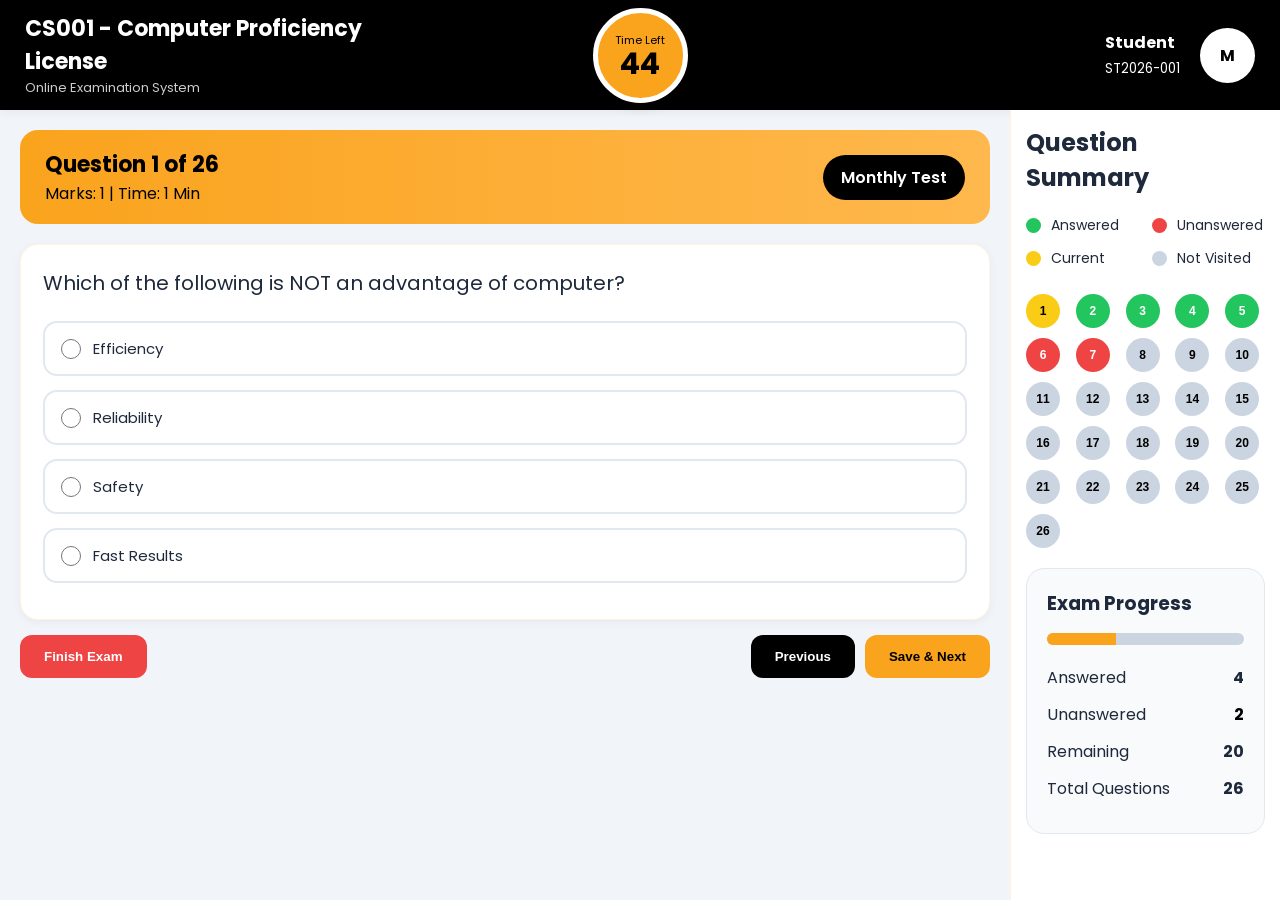
<file: index.html>
<!DOCTYPE html>
<html lang="en">
<head>
<meta charset="UTF-8" />
<meta name="viewport" content="width=device-width, initial-scale=1.0"/>
<title>Online Quiz System</title>

<link rel="preconnect" href="https://fonts.googleapis.com">
<link href="https://fonts.googleapis.com/css2?family=Poppins:wght@300;400;500;600;700&display=swap" rel="stylesheet">
<link rel="stylesheet" href="css/style.css">
</head>

<body class="exam-page">

<!-- HEADER -->

<div class="exam-header">

    <!-- LEFT -->

    <div class="exam-logo">

        <h2>CS001 - Computer Proficiency License</h2>
        <p>Online Examination System</p>

    </div>

    <!-- CENTER TIMER -->

    <div class="timer-wrapper">

        <div class="timer">

            <span>Time Left</span>
            <h1 id="time">45</h1>

        </div>

    </div>

    <!-- RIGHT -->

    <div class="exam-user">

        <div>

            <h4>Student</h4>
            <small>ST2026-001</small>

        </div>

        <div class="profile">
            M
        </div>

    </div>

</div>

<!-- MAIN -->

<div class="exam-container">

    <!-- LEFT SIDE -->

    <div class="exam-main">

        <!-- QUESTION TOP -->

        <div class="question-top">

            <div>

                <h3>Question 1 of 26</h3>
                <p>Marks: 1 | Time: 1 Min</p>

            </div>

            <div class="exam-badge">
                Monthly Test
            </div>

        </div>

        <!-- QUESTION BOX -->

        <div class="question-box">

            <div class="question">

                Which of the following is NOT an advantage of computer?

            </div>

            <!-- OPTIONS -->

            <label class="option">

                <input type="radio" name="q1">
                Efficiency

            </label>

            <label class="option">

                <input type="radio" name="q1">
                Reliability

            </label>

            <label class="option">

                <input type="radio" name="q1">
                Safety

            </label>

            <label class="option">

                <input type="radio" name="q1">
                Fast Results

            </label>

        </div>

        <!-- BUTTONS -->

        <div class="bottom-buttons">

            <button class="btn btn-danger" id="finishExamBtn">
                Finish Exam
            </button>

            <div class="flex gap-10">

                <button class="btn btn-dark">
                    Previous
                </button>

                <button class="btn btn-primary">
                    Save & Next
                </button>

            </div>

        </div>

    </div>

    <!-- SIDEBAR -->

    <div class="exam-sidebar">

        <h2>Question Summary</h2>

        <!-- LEGEND -->

        <div class="legend">

            <div class="legend-item">

                <div class="color green"></div>
                Answered

            </div>

            <div class="legend-item">

                <div class="color red"></div>
                Unanswered

            </div>

            <div class="legend-item">

                <div class="color yellow"></div>
                Current

            </div>

            <div class="legend-item">

                <div class="color gray"></div>
                Not Visited

            </div>

        </div>

        <!-- QUESTION GRID -->

        <div class="question-grid">

            <button class="q-btn current">1</button>

            <button class="q-btn answered">2</button>
            <button class="q-btn answered">3</button>
            <button class="q-btn answered">4</button>
            <button class="q-btn answered">5</button>

            <button class="q-btn unanswered">6</button>
            <button class="q-btn unanswered">7</button>

            <button class="q-btn not-visited">8</button>
            <button class="q-btn not-visited">9</button>
            <button class="q-btn not-visited">10</button>
            <button class="q-btn not-visited">11</button>
            <button class="q-btn not-visited">12</button>
            <button class="q-btn not-visited">13</button>
            <button class="q-btn not-visited">14</button>
            <button class="q-btn not-visited">15</button>
            <button class="q-btn not-visited">16</button>
            <button class="q-btn not-visited">17</button>
            <button class="q-btn not-visited">18</button>
            <button class="q-btn not-visited">19</button>
            <button class="q-btn not-visited">20</button>
            <button class="q-btn not-visited">21</button>
            <button class="q-btn not-visited">22</button>
            <button class="q-btn not-visited">23</button>
            <button class="q-btn not-visited">24</button>
            <button class="q-btn not-visited">25</button>
            <button class="q-btn not-visited">26</button>

        </div>

        <!-- PROGRESS -->

        <div class="progress-box">

            <h3>Exam Progress</h3>

            <div class="progress-bar">
                <div class="progress"></div>
            </div>

            <div class="stats">

                <span>Answered</span>
                <strong class="text-primary">4</strong>

            </div>

            <div class="stats">

                <span>Unanswered</span>
                <strong style="color:var(--secondary-color);">2</strong>

            </div>

            <div class="stats">

                <span>Remaining</span>
                <strong>20</strong>

            </div>

            <div class="stats">

                <span>Total Questions</span>
                <strong>26</strong>
            </div>
        </div>
    </div>
</div>

<div class="finish-modal" id="finishModal">

    <div class="finish-modal-box">

        <div class="finish-modal-header">

            <h2>Finish Examination</h2>

        </div>

        <div class="finish-modal-body">

            <p class="finish-text">

                Please make sure the following before 
                <strong>FINISHING</strong> the exam.

            </p>

            <ul class="finish-list">

                <li>
                    You have attempted maximum number of questions.
                </li>

                <li>
                    All the solved questions have been reviewed carefully.
                </li>

                <li>
                    You have signed the attendance sheet.
                </li>

            </ul>

            <label class="confirm-check">

                <input type="checkbox" id="confirmFinish">

                <span>
                    I have read it carefully, 
                    I still want to finish the Test.
                </span>

            </label>

        </div>

        <div class="finish-modal-footer">

            <button class="btn btn-dark" id="cancelFinish">
                Cancel
            </button>

            <button class="btn btn-danger" id="finalFinishBtn" disabled>
                Finish Exam
            </button>

        </div>

    </div>

</div>

</body>
<script src="https://cdnjs.cloudflare.com/ajax/libs/jquery/3.7.1/jquery.min.js" integrity="sha512-v2CJ7UaYy4JwqLDIrZUI/4hqeoQieOmAZNXBeQyjo21dadnwR+8ZaIJVT8EE2iyI61OV8e6M8PP2/4hpQINQ/g==" crossorigin="anonymous" referrerpolicy="no-referrer"></script>
<script src="js/script.js"></script>

</html>
</file>
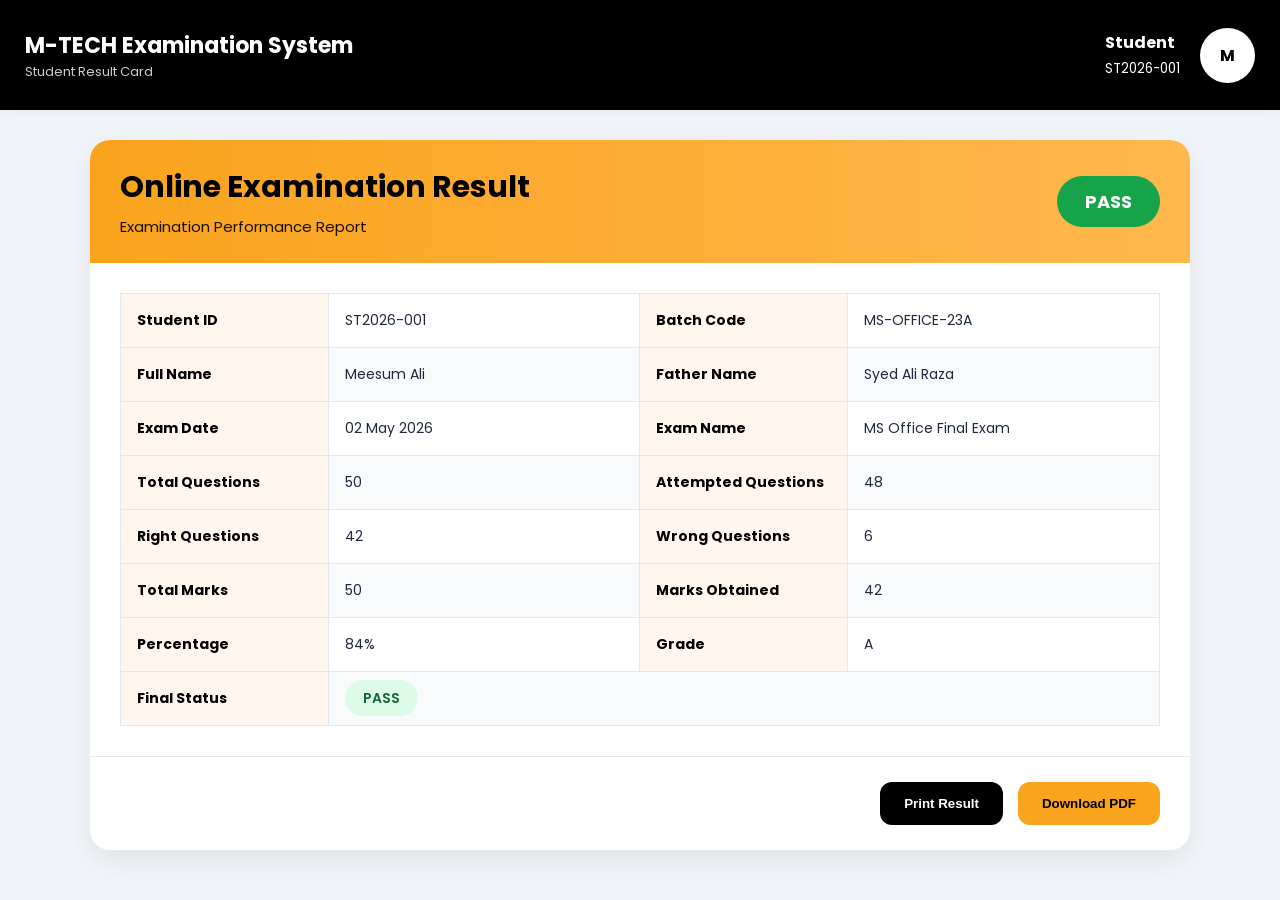
<file: result.html>
<!DOCTYPE html>
<html lang="en">
<head>
<meta charset="UTF-8">
<meta name="viewport" content="width=device-width, initial-scale=1.0">

<title>Exam Result</title>

<link rel="preconnect" href="https://fonts.googleapis.com">
<link href="https://fonts.googleapis.com/css2?family=Poppins:wght@300;400;500;600;700&display=swap" rel="stylesheet">

<link rel="stylesheet" href="css/style.css">

</head>

<body class="exam-page">

<!-- HEADER -->

<div class="exam-header">

    <!-- LEFT -->

    <div class="exam-logo">

        <h2>M-TECH Examination System</h2>
        <p>Student Result Card</p>

    </div>

<!-- CENTER -->

    <div class="flex justify-center items-center">

        

    </div>

    <!-- RIGHT -->

    <div class="exam-user">

        <div>

            <h4>Student</h4>
            <small>ST2026-001</small>

        </div>

        <div class="profile">
            M
        </div>

    </div>

</div>

<!-- RESULT CONTAINER -->

<div class="result-container">

    <!-- RESULT CARD -->

    <div class="result-card">

        <!-- TOP -->

        <div class="result-top">

            <div>

                <h2>Online Examination Result</h2>

                <p>
                    Examination Performance Report
                </p>

            </div>

            <div class="result-badge pass">

                PASS

            </div>

        </div>

        <!-- RESULT TABLE -->

        <div class="result-table-wrapper">

            <table class="result-table">

                <tr>
                    <th>Student ID</th>
                    <td>ST2026-001</td>

                    <th>Batch Code</th>
                    <td>MS-OFFICE-23A</td>
                </tr>

                <tr>
                    <th>Full Name</th>
                    <td>Meesum Ali</td>

                    <th>Father Name</th>
                    <td>Syed Ali Raza</td>
                </tr>

                <tr>
                    <th>Exam Date</th>
                    <td>02 May 2026</td>

                    <th>Exam Name</th>
                    <td>MS Office Final Exam</td>
                </tr>

                <tr>
                    <th>Total Questions</th>
                    <td>50</td>

                    <th>Attempted Questions</th>
                    <td>48</td>
                </tr>

                <tr>
                    <th>Right Questions</th>
                    <td>42</td>

                    <th>Wrong Questions</th>
                    <td>6</td>
                </tr>

                <tr>
                    <th>Total Marks</th>
                    <td>50</td>

                    <th>Marks Obtained</th>
                    <td>42</td>
                </tr>

                <tr>
                    <th>Percentage</th>
                    <td>84%</td>

                    <th>Grade</th>
                    <td>A</td>
                </tr>

                <tr>
                    <th>Final Status</th>
                    <td colspan="3">

                        <span class="status-pass">
                            PASS
                        </span>

                    </td>
                </tr>

            </table>

        </div>

        <!-- FOOTER BUTTONS -->

        <div class="result-footer">

            <button class="btn btn-dark">

                Print Result

            </button>

            <button class="btn btn-primary">

                Download PDF

            </button>

        </div>

    </div>

</div>

</body>
</html>
</file>
<file: css/style.css>
/* =========================================
   M-TECH EXAMINATION SYSTEM THEME
========================================= */

:root{

    --primary-color: rgb(250,163,29);
    --primary-hover: rgb(235,145,10);

    --secondary-color:#000000;

    --white:#ffffff;

    --text-dark:#1e293b;
    --text-light:#64748b;

    --bg-light:#f8fafc;
    --bg-gray:#f1f5f9;

    --border-color:#dbeafe;

    --success:#22c55e;
    --danger:#ef4444;
    --warning:#facc15;
    --info:#3b82f6;

    --shadow-sm:0 2px 10px rgba(0,0,0,.05);
    --shadow-md:0 10px 30px rgba(0,0,0,.08);

    --radius-sm:8px;
    --radius-md:12px;
    --radius-lg:18px;
}

/* =========================================
   GLOBAL
========================================= */

*{
    margin:0;
    padding:0;
    box-sizing:border-box;
}

body{
    font-family:'Poppins',sans-serif;
    background:var(--bg-gray);
    color:var(--text-dark);
}

/* =========================================
   UTILITIES
========================================= */

.flex{
    display:flex;
}

.items-center{
    align-items:center;
}

.justify-between{
    justify-content:space-between;
}

.justify-center{
    justify-content:center;
}

.gap-10{
    gap:10px;
}

.text-center{
    text-align:center;
}

/* =========================================
   BUTTONS
========================================= */

.btn{

    border:none;

    cursor:pointer;

    transition:.3s;

    font-weight:600;

    border-radius:var(--radius-md);

    padding:14px 24px;
}

.btn-primary{

    background:var(--primary-color);

    color:black;
}

.btn-primary:hover{
    background:var(--primary-hover);
}

.btn-dark{

    background:black;

    color:white;
}

.btn-danger{

    background:var(--danger);

    color:white;
}

/* =========================================
   CARD
========================================= */

.card{

    background:white;

    border-radius:var(--radius-lg);

    box-shadow:var(--shadow-md);

    padding:25px;
}

/* =========================================
   INPUTS
========================================= */

.input{

    width:100%;
    height:55px;

    border:1px solid #d1d5db;

    border-radius:var(--radius-md);

    padding:0 18px;

    outline:none;

    transition:.3s;
}

.input:focus{

    border-color:var(--primary-color);

    box-shadow:0 0 0 4px rgba(250,163,29,.15);
}

/* =========================================
   LOGIN PAGE
========================================= */

.login-page{

    min-height:100vh;

    position:relative;

    background:url('https://images.unsplash.com/photo-1516321318423-f06f85e504b3?q=80&w=1920&auto=format&fit=crop')
    center/cover no-repeat;
}

.overlay{

    position:absolute;

    width:100%;
    height:100%;

    background:rgba(255,255,255,.88);

    top:0;
    left:0;
}

.top-header{

    position:relative;

    z-index:2;

    width:100%;

    display:flex;

    justify-content:center;

    padding-top:25px;
}

.top-header img{
    width:240px;
}

.login-wrapper{

    position:relative;

    z-index:2;

    width:100%;

    min-height:calc(100vh - 100px);

    display:flex;

    justify-content:center;
    align-items:center;

    padding:20px;
}

.instruction-box{

    width:100%;
    max-width:750px;

    background:white;

    border-radius:var(--radius-lg);

    overflow:hidden;

    box-shadow:var(--shadow-md);
}

.login-box{

    width:100%;
    max-width:520px;

    background:white;

    border-radius:var(--radius-lg);

    overflow:hidden;

    box-shadow:var(--shadow-md);
}

.login-header{

    background:
    linear-gradient(
    to right,
    var(--primary-color),
    #ffb84d
    );

    padding:18px 25px;

    color:black;
}

.login-header h2{

    font-size:26px;

    font-weight:700;
}

.login-body{
    padding:35px;
}

.input-group{
    margin-bottom:22px;
}

.input-group label{

    display:block;

    margin-bottom:8px;

    font-size:14px;

    font-weight:500;
}

/* =========================================
   EXAM PAGE
========================================= */

.exam-page{
    overflow:hidden;
}

/* HEADER */

.exam-header{

    width:100%;

    height:110px;

    background:black;

    color:white;

    display:grid;

    grid-template-columns:1fr 1fr 1fr;

    align-items:center;

    padding:0 25px;

    box-shadow:var(--shadow-sm);
}

/* LOGO */

.exam-logo h2{
    font-size:22px;
}

.exam-logo p{

    font-size:13px;

    opacity:.8;
}

/* TIMER */

.timer-wrapper{

    display:flex;

    justify-content:center;
}

.timer{

    width:95px;
    height:95px;

    min-width:95px;
    min-height:95px;

    border-radius:50%;

    background:var(--primary-color);

    border:5px solid white;

    display:flex;

    flex-direction:column;

    justify-content:center;
    align-items:center;

    color:black;

    box-shadow:0 0 15px rgba(0,0,0,.2);
}

.timer span{
    font-size:11px;
}

.timer h1{

    font-size:30px;

    line-height:1;
}

/* USER */

.exam-user{

    display:flex;

    justify-content:flex-end;

    align-items:center;

    gap:20px;
}

.profile{

    width:55px;
    height:55px;

    border-radius:50%;

    background:white;

    color:black;

    display:flex;

    justify-content:center;
    align-items:center;

    font-weight:700;
}

/* MAIN LAYOUT */

.exam-container{

    display:flex;

    height:calc(100vh - 110px);

    overflow:hidden;
}

/* MAIN */

.exam-main{

    flex:1;

    padding:20px;

    overflow-y:auto;
}

/* QUESTION TOP */

.question-top{

    background:
    linear-gradient(
    to right,
    var(--primary-color),
    #ffb84d
    );

    padding:18px 25px;

    border-radius:var(--radius-lg);

    display:flex;

    justify-content:space-between;
    align-items:center;

    margin-bottom:20px;

    color:black;
}

.question-top h3{
    font-size:22px;
}

.exam-badge{

    background:black;

    color:white;

    padding:10px 18px;

    border-radius:30px;

    font-weight:600;
}

/* QUESTION BOX */

.question-box{

    background:white;

    border-radius:var(--radius-lg);

    padding:22px;

    box-shadow:var(--shadow-sm);

    border:1px solid rgba(250,163,29,.12);

    margin-bottom:15px;
}

/* QUESTION */

.question{

    font-size:20px;

    margin-bottom:22px;

    line-height:1.6;
}

/* OPTIONS */

.option{

    width:100%;

    border:2px solid #e2e8f0;

    padding:14px 16px;

    border-radius:14px;

    margin-bottom:14px;

    display:flex;

    align-items:center;

    gap:12px;

    cursor:pointer;

    transition:.3s;

    min-height:55px;

    font-size:15px;

    background:white;
}

.option:hover{

    border-color:var(--primary-color);

    background:#fff7ed;
}

.option input{

    width:20px;
    height:20px;
}

/* BUTTONS */

.bottom-buttons{

    display:flex;

    justify-content:space-between;
    align-items:center;

    margin-top:15px;
}

/* SIDEBAR */

.exam-sidebar{

    width:270px;

    background:white;

    border-left:1px solid rgba(250,163,29,.15);

    padding:15px;

    overflow-y:auto;

    overflow-x:hidden;
}

.exam-sidebar h2{
    margin-bottom:20px;
}

/* LEGEND */

.legend{

    display:grid;

    grid-template-columns:1fr 1fr;

    gap:12px;

    margin-bottom:25px;
}

.legend-item{

    display:flex;

    align-items:center;

    gap:10px;

    font-size:14px;
}

.color{

    width:15px;
    height:15px;

    border-radius:50%;
}

.green{
    background:var(--success);
}

.red{
    background:var(--danger);
}

.yellow{
    background:var(--warning);
}

.gray{
    background:#cbd5e1;
}

/* QUESTION GRID */

.question-grid{

    display:grid;

    grid-template-columns:repeat(5,1fr);

    gap:10px;

    margin:20px 0;
}

/* QUESTION BUTTON */

.q-btn{

    width:34px;
    height:34px;

    min-width:34px;
    min-height:34px;

    border:none;

    border-radius:50%;

    font-size:12px;

    display:flex;

    justify-content:center;
    align-items:center;

    cursor:pointer;

    font-weight:600;

    transition:.3s;
}

.q-btn:hover{
    transform:scale(1.08);
}

.answered{

    background:var(--success);

    color:white;
}

.unanswered{

    background:var(--danger);

    color:white;
}

.current{

    background:var(--warning);

    color:black;
}

.not-visited{

    background:#cbd5e1;

    color:black;
}

/* PROGRESS */

.progress-box{

    background:var(--bg-light);

    padding:20px;

    border-radius:var(--radius-lg);

    border:1px solid #e2e8f0;

    margin-top:20px;
}

.progress-box h3{
    margin-bottom:15px;
}

.progress-bar{

    width:100%;
    height:12px;

    background:#cbd5e1;

    border-radius:20px;

    overflow:hidden;

    margin-bottom:20px;
}

.progress{

    width:35%;
    height:100%;

    background:var(--primary-color);
}

.stats{

    display:flex;

    justify-content:space-between;

    margin-bottom:12px;
}
/* =====================================
   TOM SELECT FIX
===================================== */

.ts-wrapper {
    width: 100%;
}

.ts-control {
    min-height: 45px;
    border: 1px solid #ddd !important;
    border-radius: 8px !important;
    padding: 8px !important;
    font-size: 14px;
    background: #fff;
}

.ts-control input {
    font-size: 14px;
}

.ts-dropdown {
    border: 1px solid #ddd;
    border-radius: 8px;
    margin-top: 5px;
    z-index: 99999 !important;
}

.ts-dropdown .option {
    padding: 10px;
    cursor: pointer;
}

.ts-dropdown .option:hover {
    background: #f5f5f5;
}

.ts-wrapper.multi .ts-control > div {
    background: #ffcc00;
    color: #000;
    border-radius: 4px;
    padding: 4px 8px;
}

/* =========================================
   RESPONSIVE
========================================= */

@media(max-width:1200px){

    .question{
        font-size:18px;
    }

    .exam-sidebar{
        width:240px;
    }
}

@media(max-width:992px){

    .exam-container{
        flex-direction:column;
        height:auto;
    }

    .exam-sidebar{

        width:100%;

        border-left:none;

        border-top:1px solid rgba(250,163,29,.15);
    }

    .question-grid{
        grid-template-columns:repeat(8,1fr);
    }

    .exam-header{

        grid-template-columns:1fr;

        height:auto;

        gap:20px;

        padding:20px;
    }

    .exam-logo{
        text-align:center;
    }

    .exam-user{
        justify-content:center;
    }
}

@media(max-width:768px){

    body{
        overflow:auto;
    }

    .top-header img{
        width:180px;
    }

    .question-top{

        flex-direction:column;

        align-items:flex-start;

        gap:15px;
    }

    .question-grid{
        grid-template-columns:repeat(6,1fr);
    }

    .bottom-buttons{

        flex-direction:column;

        gap:15px;
    }

    .bottom-buttons .btn{
        width:100%;
    }

    .timer{

        width:80px;
        height:80px;

        min-width:80px;
        min-height:80px;
    }

    .timer h1{
        font-size:24px;
    }
}

@media(max-width:576px){

    .exam-main{
        padding:12px;
    }

    .question-box{
        padding:18px;
    }

    .question{
        font-size:17px;
    }

    .question-grid{
        grid-template-columns:repeat(5,1fr);
    }

    .q-btn{

        width:38px;
        height:38px;
    }

    .exam-logo h2{
        font-size:18px;
    }

    .exam-logo p{
        font-size:12px;
    }
}

@media(max-width:400px){

    .question-grid{
        grid-template-columns:repeat(4,1fr);
    }

    .question{
        font-size:16px;
    }

    .option{
        font-size:13px;
    }
}

/* =========================================
   FINISH MODAL
========================================= */

.finish-modal{

    position:fixed;

    top:0;
    left:0;

    width:100%;
    height:100%;

    background:rgba(0,0,0,.6);

    display:none;

    justify-content:center;
    align-items:center;

    z-index:9999;

    padding:20px;
}

.finish-modal-box{

    width:100%;
    max-width:650px;

    background:white;

    border-radius:20px;

    overflow:hidden;

    animation:popup .25s ease;
}

@keyframes popup{

    from{

        transform:scale(.9);

        opacity:0;
    }

    to{

        transform:scale(1);

        opacity:1;
    }
}

.finish-modal-header{

    background:
    linear-gradient(
    to right,
    var(--primary-color),
    #ffb84d
    );

    padding:18px 25px;

    color:black;
}

.finish-modal-header h2{

    font-size:24px;

    font-weight:700;
}

.finish-modal-body{

    padding:25px;
}

.finish-text{

    margin-bottom:20px;

    line-height:1.7;
}

.finish-list{

    padding-left:20px;

    margin-bottom:25px;
}

.finish-list li{

    margin-bottom:12px;

    line-height:1.6;
}

.confirm-check{

    display:flex;

    align-items:flex-start;

    gap:12px;

    background:#fff7ed;

    border:1px solid rgba(250,163,29,.25);

    padding:15px;

    border-radius:14px;
}

.confirm-check input{

    width:18px;
    height:18px;

    margin-top:3px;
}

.finish-modal-footer{

    padding:20px 25px;

    border-top:1px solid #e2e8f0;

    display:flex;

    justify-content:flex-end;

    gap:12px;
}

/* MOBILE */

@media(max-width:576px){

    .finish-modal-footer{

        flex-direction:column;
    }

    .finish-modal-footer .btn{
        width:100%;
    }
}

/* =========================================
   RESULT PAGE
========================================= */

.result-container{

    padding:30px;

    display:flex;

    justify-content:center;
}

.result-card{

    width:100%;

    max-width:1100px;

    background:white;

    border-radius:20px;

    overflow:hidden;

    box-shadow:var(--shadow-md);
}

/* TOP */

.result-top{

    background:
    linear-gradient(
    to right,
    var(--primary-color),
    #ffb84d
    );

    padding:25px 30px;

    display:flex;

    justify-content:space-between;
    align-items:center;

    color:black;
}

.result-top h2{

    font-size:30px;

    margin-bottom:5px;
}

.result-top p{

    font-size:15px;

    opacity:.9;
}

/* BADGE */

.result-badge{

    padding:12px 28px;

    border-radius:50px;

    font-weight:700;

    font-size:18px;
}

.pass{

    background:#16a34a;

    color:white;
}

.fail{

    background:#dc2626;

    color:white;
}

/* TABLE */

.result-table-wrapper{

    padding:30px;

    overflow-x:auto;
}

.result-table{

    width:100%;

    border-collapse:collapse;
}

.result-table tr:nth-child(even){

    background:#f8fafc;
}

.result-table th{

    width:20%;

    background:#fff7ed;

    color:black;

    text-align:left;

    padding:16px;

    border:1px solid #e2e8f0;

    font-size:14px;
}

.result-table td{

    width:30%;

    padding:16px;

    border:1px solid #e2e8f0;

    font-size:14px;
}

/* STATUS */

.status-pass{

    background:#dcfce7;

    color:#166534;

    padding:8px 18px;

    border-radius:30px;

    font-weight:600;
}

.status-fail{

    background:#fee2e2;

    color:#991b1b;

    padding:8px 18px;

    border-radius:30px;

    font-weight:600;
}

/* FOOTER */

.result-footer{

    padding:25px 30px;

    border-top:1px solid #e2e8f0;

    display:flex;

    justify-content:flex-end;

    gap:15px;
}

/* =========================================
   RESPONSIVE
========================================= */

@media(max-width:768px){

    .result-container{
        padding:15px;
    }

    .result-top{

        flex-direction:column;

        align-items:flex-start;

        gap:15px;
    }

    .result-top h2{
        font-size:24px;
    }

    .result-table th,
    .result-table td{

        padding:12px;

        font-size:13px;
    }

    .result-footer{

        flex-direction:column;
    }

    .result-footer .btn{
        width:100%;
    }
}

@media(max-width:576px){

    .result-table th,
    .result-table td{

        font-size:12px;

        padding:10px;
    }

    .result-top{
        padding:20px;
    }

    .result-table-wrapper{
        padding:15px;
    }
}

/* ==========================================
   STUDENT SECTION
========================================== */

#studentSelectionSection {
    display: none;
    margin-top: 20px;
}

.student-actions {
    margin-bottom: 15px;
}

.student-actions label {
    display: flex;
    align-items: center;
    gap: 10px;
    font-weight: 600;
    cursor: pointer;
}

/* ==========================================
   STUDENT LIST
========================================== */

.student-list-box {
    border: 1px solid #dcdcdc;
    border-radius: 8px;
    max-height: 250px;
    overflow-y: auto;
    background: #fff;
}

.student-item {
    display: flex;
    align-items: center;
    gap: 12px;
    padding: 12px 15px;
    border-bottom: 1px solid #f1f1f1;
    cursor: pointer;
    transition: all 0.2s ease;
}

.student-item:last-child {
    border-bottom: none;
}

.student-item:hover {
    background: #f8f8f8;
}

.student-item input[type="checkbox"] {
    cursor: pointer;
}
#studentSelectionSection{
    display:none;
}

.student-toolbar{
    display:flex;
    justify-content:space-between;
    align-items:center;
    margin-bottom:12px;
}

.student-list-box{
    border:1px solid #ddd;
    border-radius:8px;
    max-height:250px;
    overflow-y:auto;
    background:#fff;
}

.student-row{
    display:grid;
    grid-template-columns:40px 120px 1fr;
    align-items:center;
    gap:10px;
    padding:12px 15px;
    border-bottom:1px solid #eee;
    cursor:pointer;
    margin:0;
}

.student-row:last-child{
    border-bottom:none;
}

.student-row:hover{
    background:#f8f8f8;
}

.student-row.selected{
    background:#fff9db;
    border-left:4px solid #ffcc00;
}

.student-id{
    color:#777;
    font-size:13px;
    font-weight:600;
}

.student-name{
    font-weight:600;
}

/* ==========================================
   SUMMARY CARD
========================================== */

.summary-card {
    background: #fafafa;
    border: 1px solid #e5e5e5;
    border-radius: 10px;
    padding: 18px;
    margin-top: 20px;
}

.summary-card h4 {
    margin-bottom: 15px;
}

.summary-grid {
    display: grid;
    grid-template-columns: repeat(3, 1fr);
    gap: 20px;
}

.summary-grid span {
    display: block;
    color: #888;
    font-size: 13px;
}

.summary-grid strong {
    display: block;
    margin-top: 5px;
    color: #222;
}

/* ==========================================
   CHECKBOX GROUP
========================================== */

.checkbox-group {
    display: flex;
    flex-wrap: wrap;
    gap: 20px;
    margin-top: 15px;
}

.checkbox-group label {
    display: flex;
    align-items: center;
    gap: 8px;
    cursor: pointer;
}

/* ==========================================
   LARGE MODAL
========================================== */

.large-modal {
    width: 900px;
    max-width: 95%;
}

.modal-body {
    max-height: 75vh;
    overflow-y: auto;
}

/* ==========================================
   FORM SPACING
========================================== */

.form-section {
    margin-top: 25px;
}

.form-group {
    margin-bottom: 15px;
}

.form-group label {
    display: block;
    margin-bottom: 8px;
    font-weight: 600;
}

/* ==========================================
   FORM GRID
========================================== */

.form-grid {
    display: grid;
    grid-template-columns: repeat(2, 1fr);
    gap: 20px;
}

/* ==========================================
   MOBILE
========================================== */

@media (max-width: 768px) {

    .form-grid {
        grid-template-columns: 1fr;
    }

    .summary-grid {
        grid-template-columns: 1fr;
    }

    .large-modal {
        width: 95%;
    }

}
</file>
